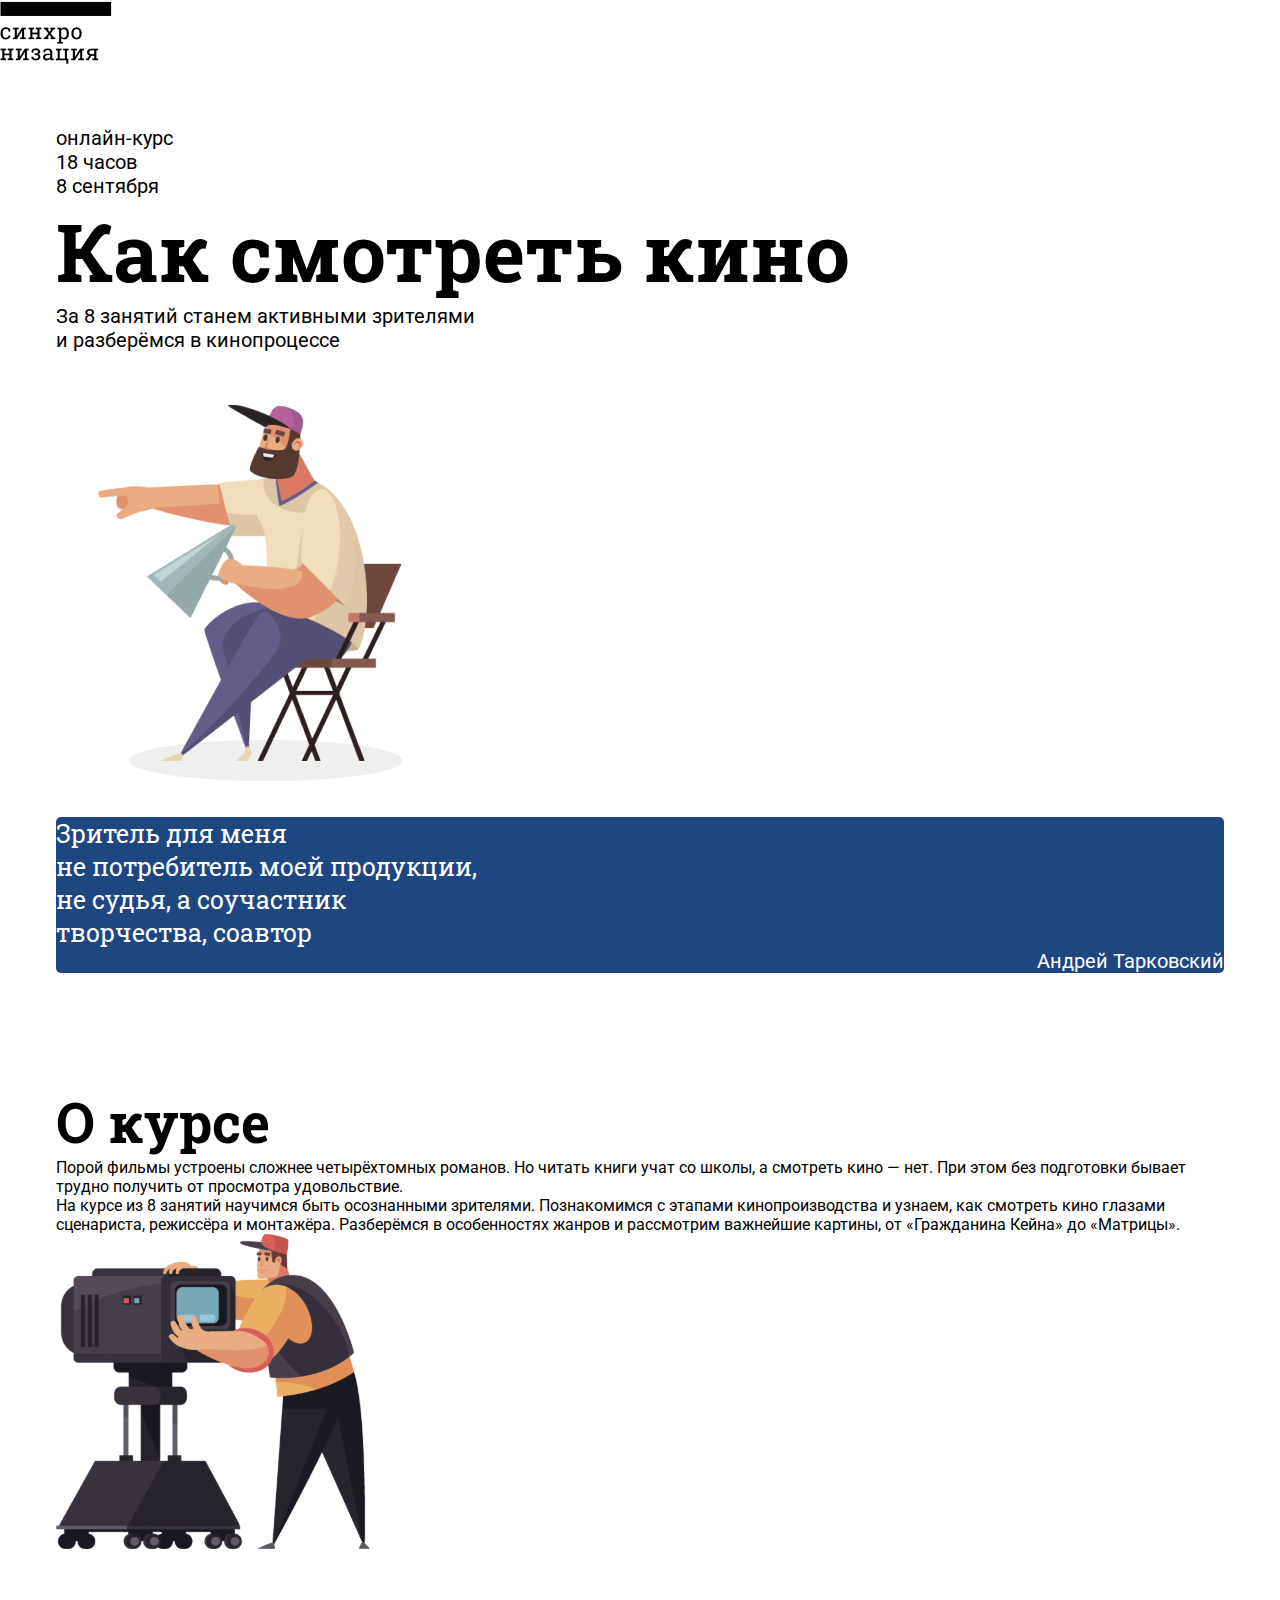
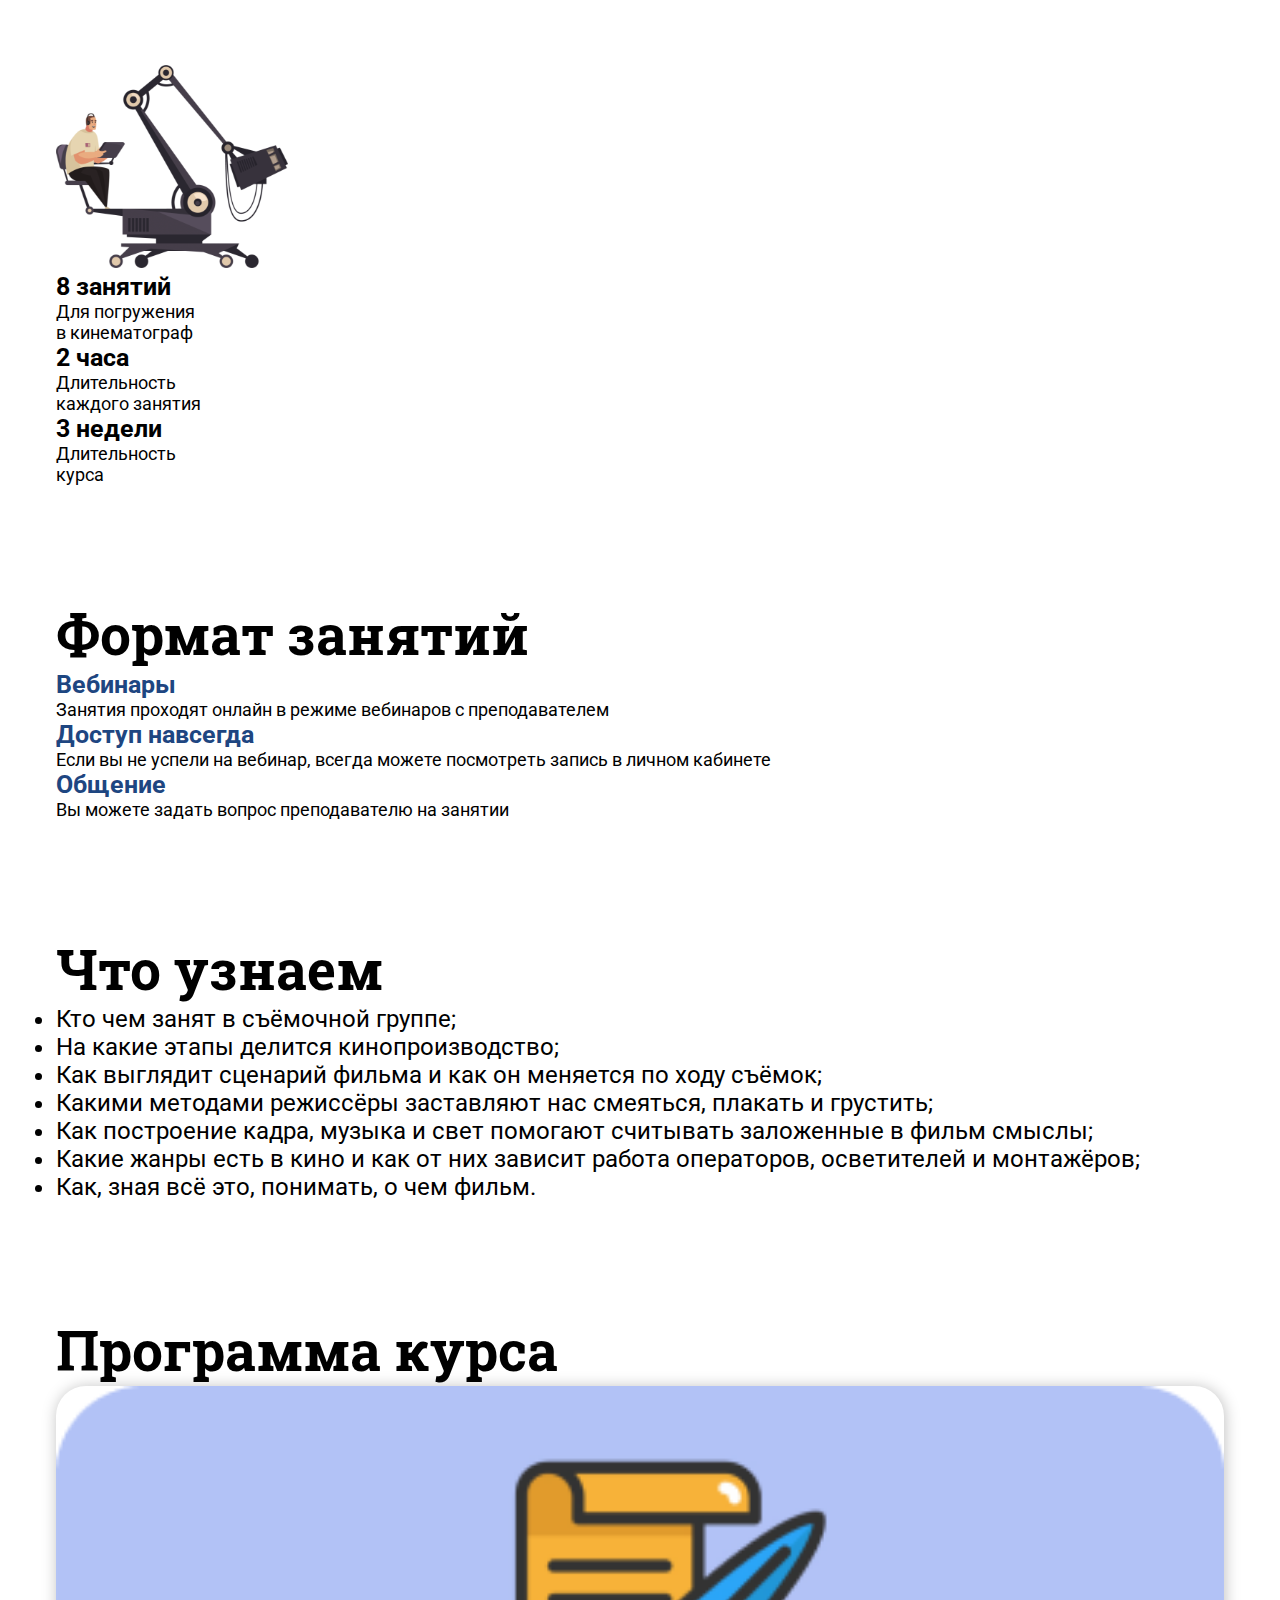
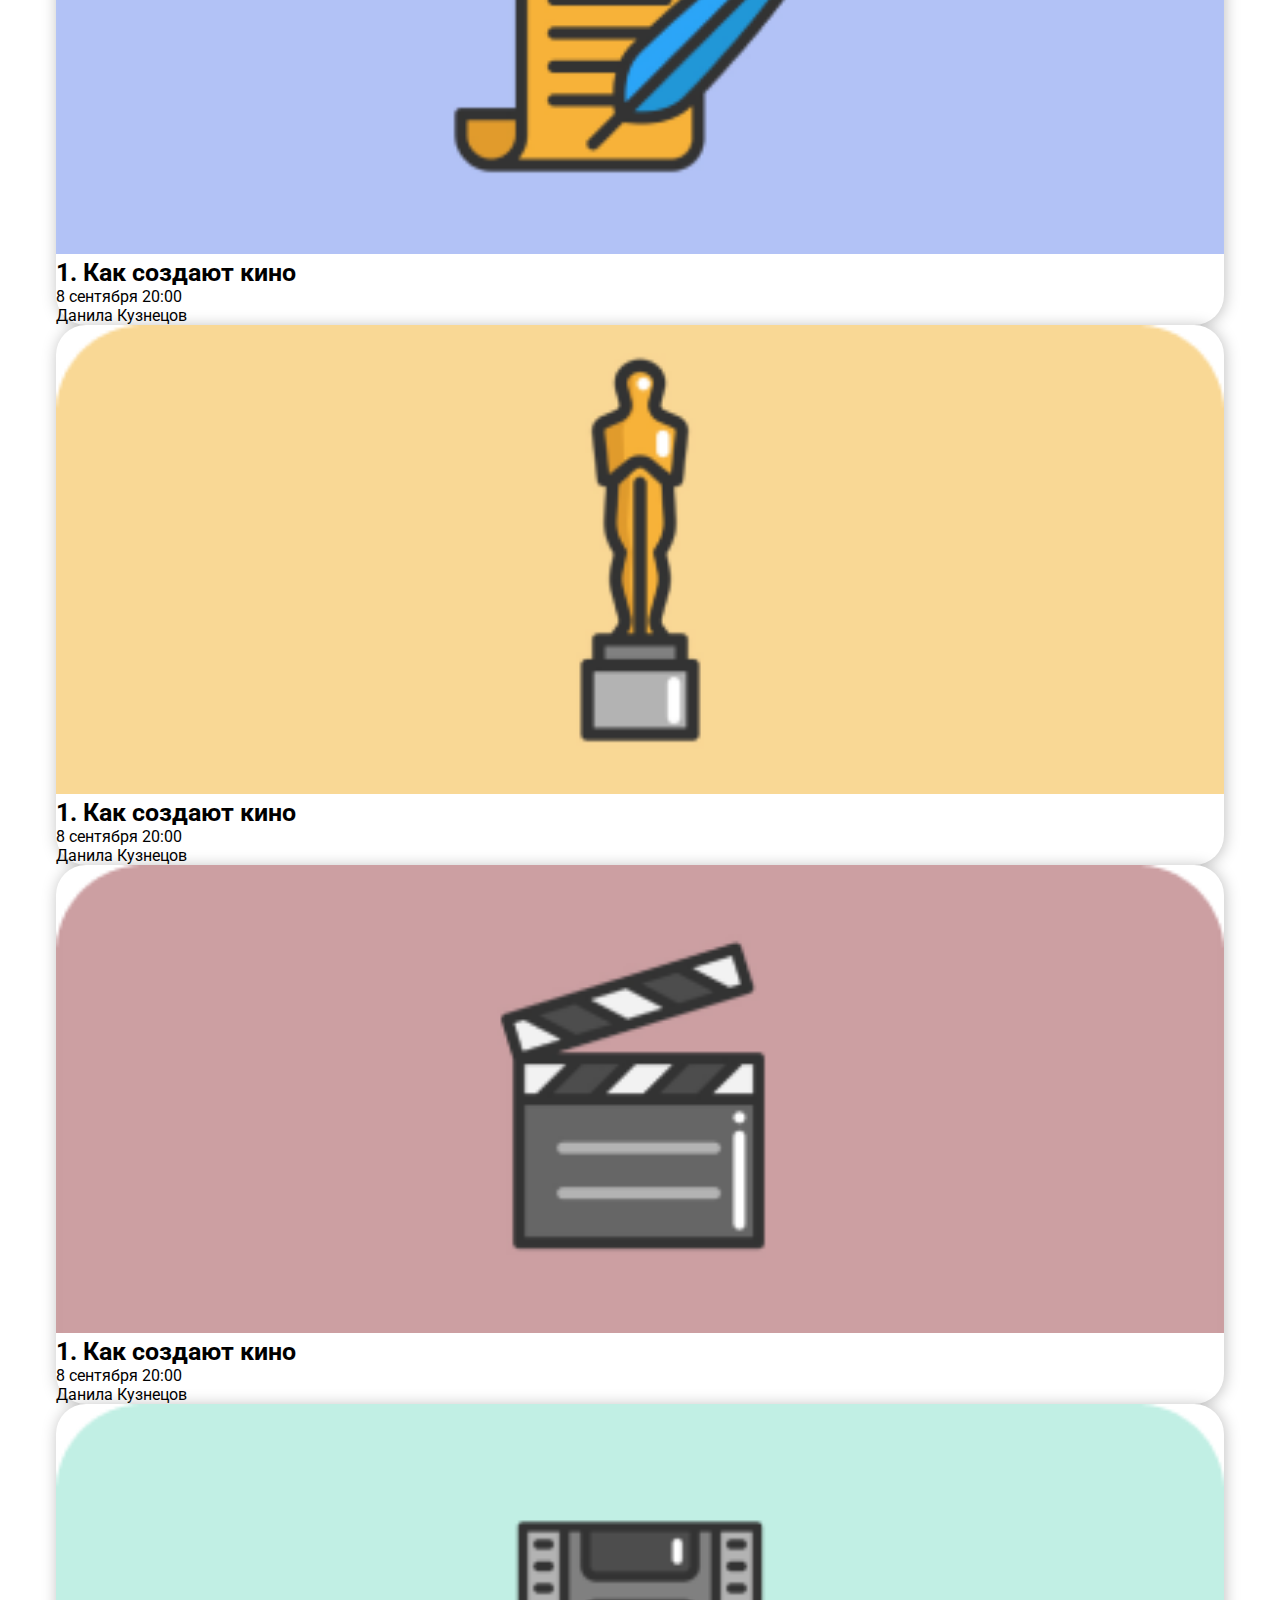
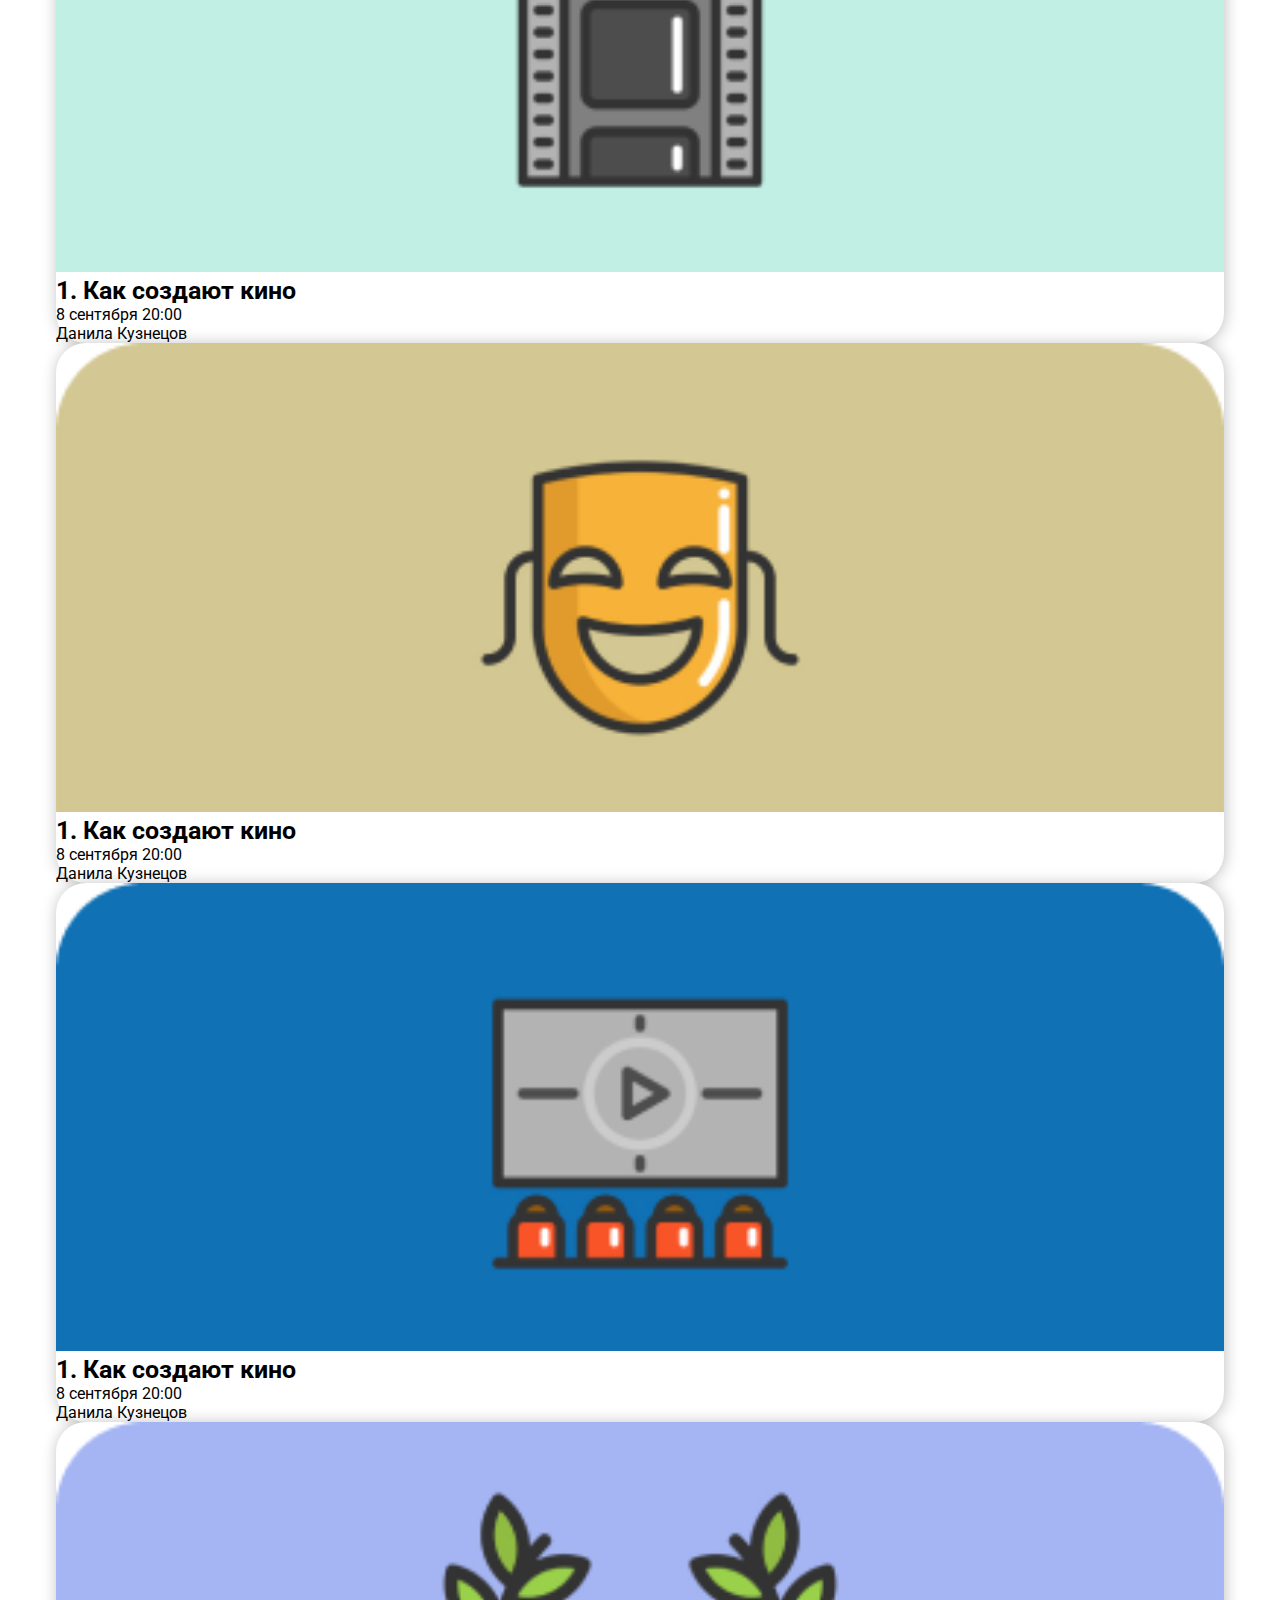
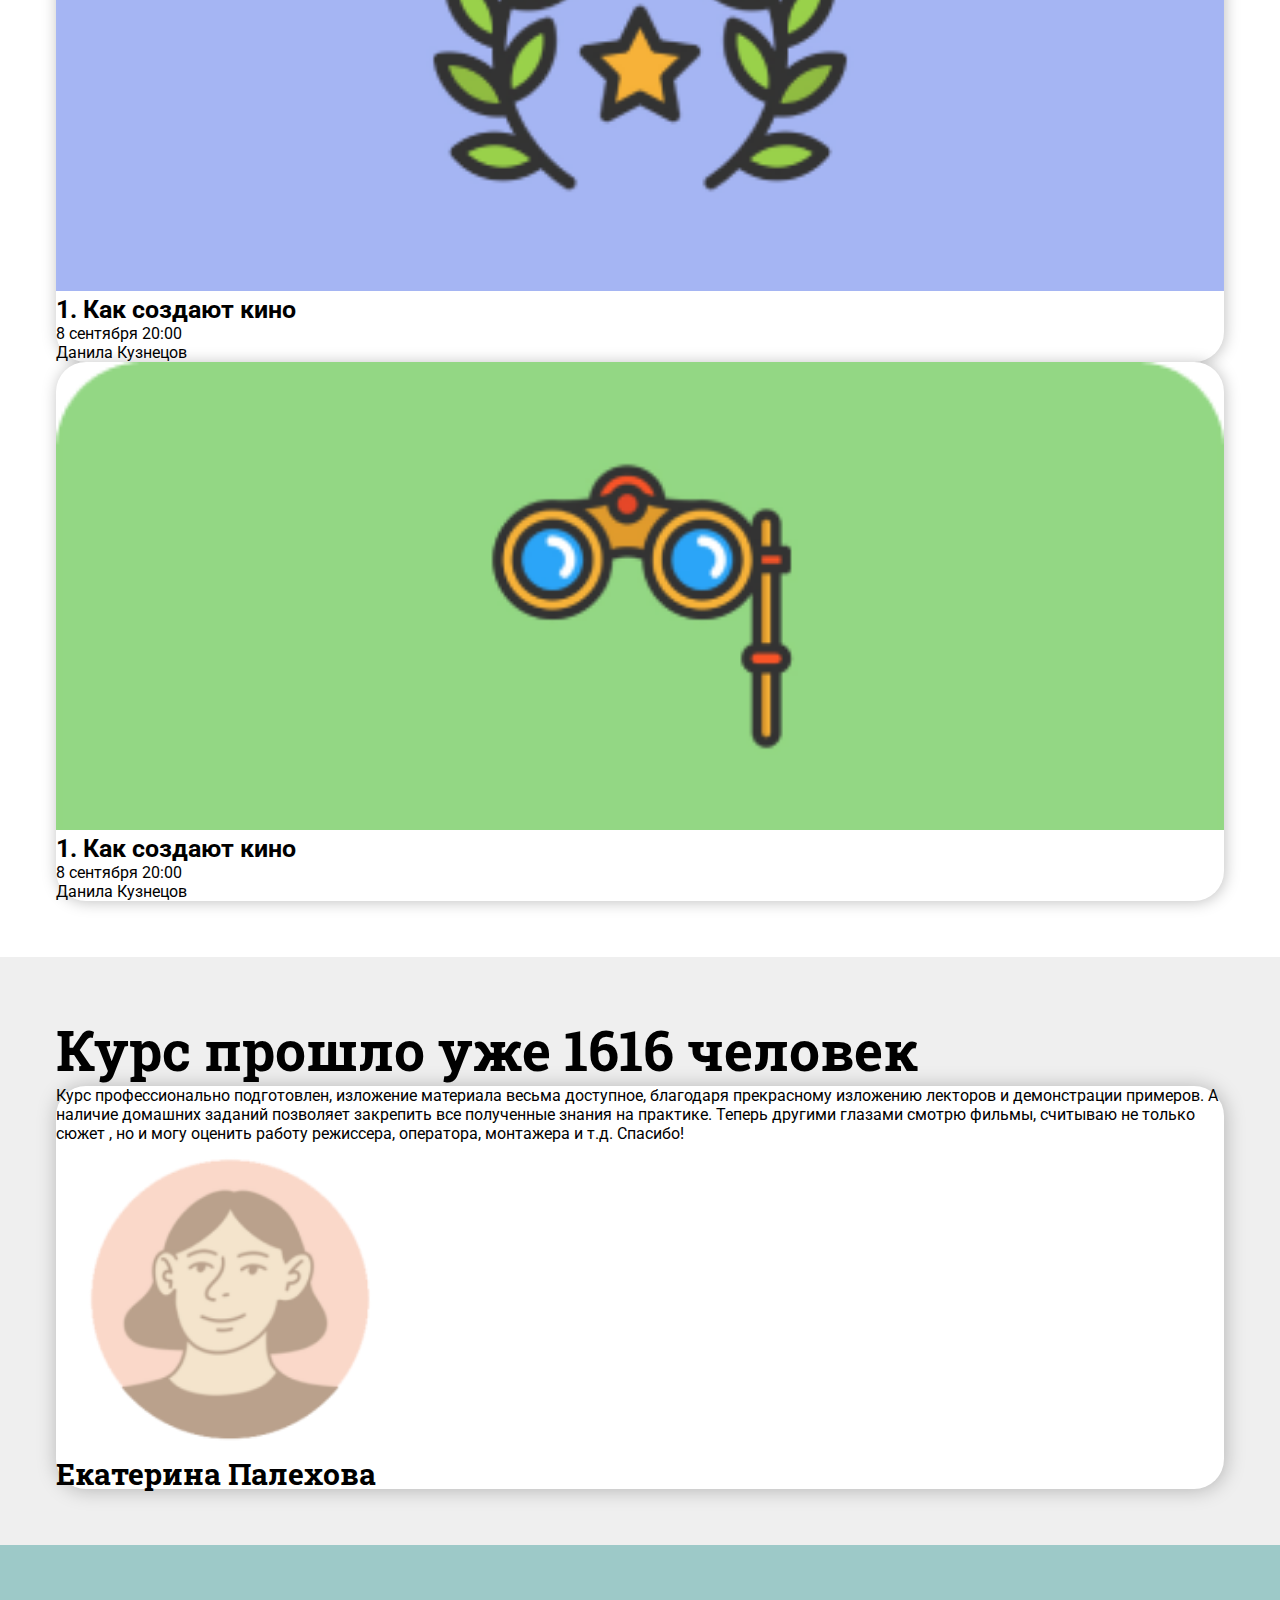
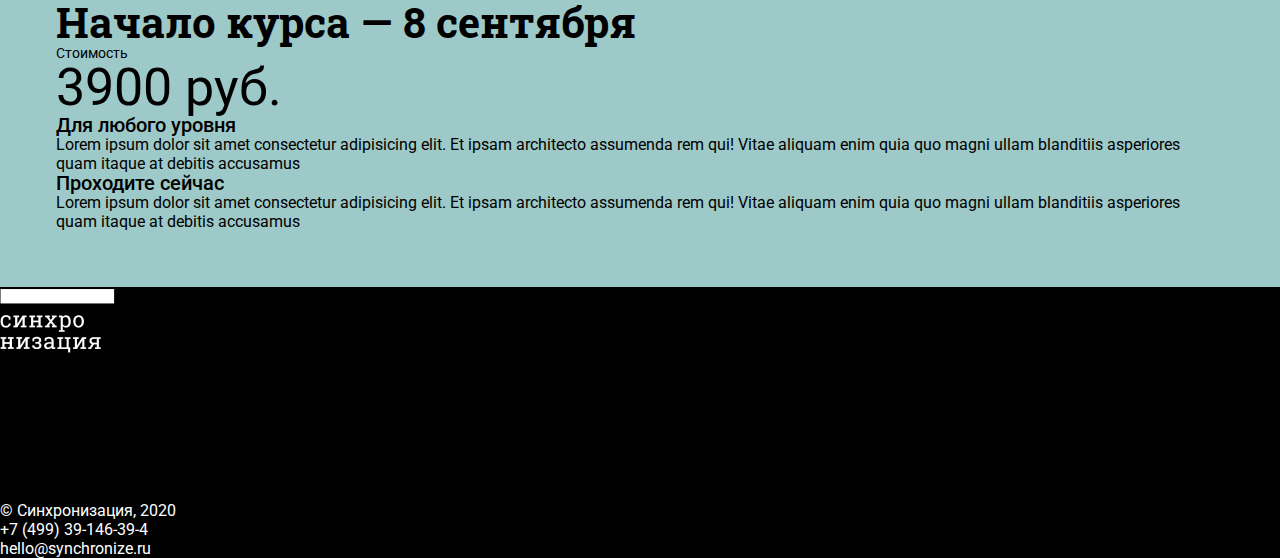
<file: index.html>
<!DOCTYPE html>
<html lang="en">
  <head>
    <meta charset="UTF-8" />
    <meta name="description" content="Landing Page" />
    <meta name="keywords" content="HTML, CSS, JS, BootStrap" />
    <meta
      name="authors"
      content="
    The Legend ( Ravi Hamidov )
    Rahima Mahmudzade
    Sadiq Ibrahimli
    Zakir Ehmedov
    Nermin Qasimli
    " />
    <meta name="viewport" content="width=device-width, initial-scale=1.0" />

    <!-- Main CSS -->
    <link rel="stylesheet" href="./src/styles/main.css" />

    <!-- WebSite's Favicon -->
    <link rel="icon" href="./src/img/" />

    <!-- WebSite's Icons | Font Awesome 6.0.0 -->
    <link
      rel="stylesheet"
      href="https://cdnjs.cloudflare.com/ajax/libs/font-awesome/6.4.2/css/all.min.css"
      integrity="sha512-z3gLpd7yknf1YoNbCzqRKc4qyor8gaKU1qmn+CShxbuBusANI9QpRohGBreCFkKxLhei6S9CQXFEbbKuqLg0DA=="
      crossorigin="anonymous"
      referrerpolicy="no-referrer" />

    <!-- BootStrap | Version 5.3.2 -->
    <link
      href="https://cdn.jsdelivr.net/npm/bootstrap@5.3.2/dist/css/bootstrap.min.css"
      rel="stylesheet"
      integrity="sha384-T3c6CoIi6uLrA9TneNEoa7RxnatzjcDSCmG1MXxSR1GAsXEV/Dwwykc2MPK8M2HN"
      crossorigin="anonymous" />

    <!-- Google Font | Roboto -->
    <link rel="preconnect" href="https://fonts.googleapis.com" />
    <link rel="preconnect" href="https://fonts.gstatic.com" crossorigin />
    <link
      href="https://fonts.googleapis.com/css2?family=Roboto+Slab:wght@100;200;300;400;500;600;700;800;900&family=Roboto:ital,wght@0,100;0,300;0,400;0,500;0,700;0,900;1,100;1,300;1,400;1,500;1,700;1,900&display=swap"
      rel="stylesheet" />

    <!-- WebSite's Title -->
    <title>Course</title>
  </head>
  <body>
    <!-- Author: Zakir Ehmedov -->
    <!-- Intro Start -->
    <nav class="container mt-2 mb-5">
      <img src="./src/img/introLogo.png" alt="logo" />
    </nav>

    <section class="intro">
      <div class="container">
        <div class="row">
          <div class="col-lg-6 col-md-6 col-sm-12">
            <div class="intro_primary">
              <div class="intro_primary-features">
                <div class="d-flex">
                  <p class="me-3">
                    <i class="fa-solid me-1 fa-globe"></i> онлайн-курс
                  </p>
                  <p class="me-3">
                    <i class="fa-solid me-1 fa-clock"></i> 18 часов
                  </p>
                  <p class="me-3">
                    <i class="fa-solid me-1 fa-calendar-days"></i> 8 сентября
                  </p>
                </div>
              </div>
              <div class="intro_primary-content">
                <h1>Как смотреть кино</h1>
                <p>
                  За 8 занятий станем активными зрителями<br />
                  и разберёмся в кинопроцессе
                </p>
              </div>
            </div>
          </div>
          <div class="col-lg-6 col-md-6 col-sm-12">
            <div class="intro_img d-flex justify-content-end">
              <img src="./src/img/introFrame.png" alt="noroot" />
            </div>
          </div>
          <div class="writer d-flex justify-content-center">
            <div class="writer-box mt-4">
              <div class="writer-sentence p-3">
                <p>
                  Зритель для меня <br />
                  не потребитель моей продукции,<br />
                  не судья, а соучастник <br />
                  творчества, соавтор
                </p>
              </div>
              <div class="writer-name px-3">
                <p>Андрей Тарковский</p>
              </div>
            </div>
          </div>
        </div>
      </div>
    </section>
    <!-- Intro End -->

    <!-- Author: Rahima Mahmudzade -->
    <!-- About Start -->
    <section class="course_about">
      <div class="container">
        <h2 class="heading">О курсе</h2>
        <div class="row justify-content-between">
          <div class="col-lg-5 col-md-6 col-sm-12 my-auto">
            <div class="course_about-text">
              <p>
                Порой фильмы устроены сложнее четырёхтомных романов. Но читать
                книги учат со школы, а смотреть кино — нет. При этом без
                подготовки бывает трудно получить от просмотра удовольствие.
              </p>
              <p>
                На курсе из 8 занятий научимся быть осознанными зрителями.
                Познакомимся с этапами кинопроизводства и узнаем, как смотреть
                кино глазами сценариста, режиссёра и монтажёра. Разберёмся в
                особенностях жанров и рассмотрим важнейшие картины, от
                «Гражданина Кейна» до «Матрицы».
              </p>
            </div>
          </div>
          <div class="col-lg-5 col-md-6 col-sm-12">
            <div class="course_about-img">
              <img class="w-full" src="./src/img/aboutHero.svg" alt="" />
            </div>
          </div>
        </div>
      </div>
    </section>
    <!-- About End -->

    <!-- Characteristic Start -->
    <section class="course_date">
      <div class="container">
        <div class="row">
          <div class="col-lg-3 d-none d-lg-block">
            <div class="course_date-img">
              <img src="./src/img/dateHero.svg" alt="" />
            </div>
          </div>
          <div class="col-lg-3 m-auto">
            <div class="course_date-text">
              <h3>8 занятий</h3>
              <pre class="date_text">
Для погружения 
в кинематограф</pre
              >
            </div>
          </div>
          <div class="col-lg-3 m-auto">
            <div class="course_date-text">
              <h3>2 часа</h3>
              <pre class="date_text">
Длительность 
каждого занятия</pre
              >
            </div>
          </div>
          <div class="col-lg-3 m-auto">
            <div class="course_date-text">
              <h3>3 недели</h3>
              <pre class="date_text">
Длительность 
курса</pre
              >
            </div>
          </div>
        </div>
      </div>
    </section>
    <!-- Characteristic End -->

    <!-- Author: Sadiq Ibrahimli -->
    <!-- Features Start -->
    <section class="features">
      <div class="container">
        <h2 class="features_title my-5 mx-0">Формат занятий</h2>
        <div class="row">
          <div class="features_box col-lg-4 col-md-6 col-sm-12">
            <h1 class="box_title">Вебинары</h1>
            <p class="box_paragraf">
              Занятия проходят онлайн в режиме вебинаров с преподавателем
            </p>
          </div>

          <div class="features_box col-lg-4 col-md-6 col-sm-12">
            <h1 class="box_title">Доступ навсегда</h1>
            <p class="box_paragraf">
              Если вы не успели на вебинар, всегда можете посмотреть запись в
              личном кабинете
            </p>
          </div>

          <div class="features_box col-lg-4 col-md-6 col-sm-12">
            <h1 class="box_title">Общение</h1>
            <p class="box_paragraf">
              Вы можете задать вопрос преподавателю на занятии
            </p>
          </div>
        </div>
      </div>
    </section>
    <!-- Features End -->

    <!-- Description Start -->
    <section class="list">
      <div class="container">
        <h2 class="list_title my-5 mx-0">Что узнаем</h2>

        <ul class="list_ul">
          <li>Кто чем занят в съёмочной группе;</li>
          <li>На какие этапы делится кинопроизводство;</li>
          <li>
            Как выглядит сценарий фильма и как он меняется по ходу съёмок;
          </li>
          <li>
            Какими методами режиссёры заставляют нас смеяться, плакать и
            грустить;
          </li>
          <li>
            Как построение кадра, музыка и свет помогают считывать заложенные в
            фильм смыслы;
          </li>
          <li>
            Какие жанры есть в кино и как от них зависит работа операторов,
            осветителей и монтажёров;
          </li>
          <li>Как, зная всё это, понимать, о чем фильм.</li>
        </ul>
      </div>
    </section>
    <!-- Description End -->

    <!-- Author: Ravi Hamidov -->
    <!-- Programs Start -->
    <section class="programs">
      <div class="container">
        <h2 class="programs_title my-5 mx-0">Программа курса</h2>
        <div class="row">
          <div class="col-lg-4 col-md-6 col-sm-12 my-2">
            <div class="programs_card">
              <img src="./src/img/programs01.png" alt="" />
              <div class="programs_card-content px-3 py-2">
                <h3>1. Как создают кино</h3>

                <p>
                  8 сентября 20:00<br />
                  Данила Кузнецов
                </p>
              </div>
            </div>
          </div>
          <div class="col-lg-4 col-md-6 col-sm-12 my-2">
            <div class="programs_card">
              <img src="./src/img/programs02.png" alt="" />
              <div class="programs_card-content px-3 py-2">
                <h3>1. Как создают кино</h3>

                <p>
                  8 сентября 20:00<br />
                  Данила Кузнецов
                </p>
              </div>
            </div>
          </div>
          <div class="col-lg-4 col-md-6 col-sm-12 my-2">
            <div class="programs_card">
              <img src="./src/img/programs03.png" alt="" />
              <div class="programs_card-content px-3 py-2">
                <h3>1. Как создают кино</h3>

                <p>
                  8 сентября 20:00<br />
                  Данила Кузнецов
                </p>
              </div>
            </div>
          </div>
          <div class="col-lg-4 col-md-6 col-sm-12 my-2">
            <div class="programs_card">
              <img src="./src/img/programs04.png" alt="" />
              <div class="programs_card-content px-3 py-2">
                <h3>1. Как создают кино</h3>

                <p>
                  8 сентября 20:00<br />
                  Данила Кузнецов
                </p>
              </div>
            </div>
          </div>
          <div class="col-lg-4 col-md-6 col-sm-12 my-2">
            <div class="programs_card">
              <img src="./src/img/programs05.png" alt="" />
              <div class="programs_card-content px-3 py-2">
                <h3>1. Как создают кино</h3>

                <p>
                  8 сентября 20:00<br />
                  Данила Кузнецов
                </p>
              </div>
            </div>
          </div>
          <div class="col-lg-4 col-md-6 col-sm-12 my-2">
            <div class="programs_card">
              <img src="./src/img/programs06.png" alt="" />
              <div class="programs_card-content px-3 py-2">
                <h3>1. Как создают кино</h3>

                <p>
                  8 сентября 20:00<br />
                  Данила Кузнецов
                </p>
              </div>
            </div>
          </div>
          <div class="col-lg-4 col-md-6 col-sm-12 my-2">
            <div class="programs_card">
              <img src="./src/img/programs07.png" alt="" />
              <div class="programs_card-content px-3 py-2">
                <h3>1. Как создают кино</h3>

                <p>
                  8 сентября 20:00<br />
                  Данила Кузнецов
                </p>
              </div>
            </div>
          </div>
          <div class="col-lg-4 col-md-6 col-sm-12 my-2">
            <div class="programs_card">
              <img src="./src/img/programs08.png" alt="" />
              <div class="programs_card-content px-3 py-2">
                <h3>1. Как создают кино</h3>

                <p>
                  8 сентября 20:00<br />
                  Данила Кузнецов
                </p>
              </div>
            </div>
          </div>
        </div>
      </div>
    </section>
    <!-- Programs End -->

    <!-- Testimonials Start -->
    <section class="testimonials py-5">
      <div class="container">
        <h2 class="testimonials_title">Курс прошло уже 1616 человек</h2>
        <div class="testimonials_card col-lg-6 col-md-12 col-sm-12 p-5 my-5">
          <p>
            Курс профессионально подготовлен, изложение материала весьма
            доступное, благодаря прекрасному изложению лекторов и демонстрации
            примеров. А наличие домашних заданий позволяет закрепить все
            полученные знания на практике. Теперь другими глазами смотрю фильмы,
            считываю не только сюжет , но и могу оценить работу режиссера,
            оператора, монтажера и т.д. Спасибо!
          </p>
          <div class="testimonials_card-profile d-flex">
            <img src="./src/img/testimonialPhoto.png" alt="testimonialPhoto" />
            <div
              class="testimonials_card-profile--content d-flex flex-column justify-content-center">
              <p>Екатерина Палехова</p>
              <div class="d-flex">
                <i class="fa-brands fa-square-facebook me-2"></i>
                <i class="fa-brands fa-vk me-2"></i>
              </div>
            </div>
          </div>
        </div>
      </div>
    </section>
    <!-- Testimonials End -->

    <!-- Author: Nermin Qasimli -->
    <!-- Price Start -->
    <section class="price py-5">
      <div class="container py-5">
        <h2>Начало курса — 8 сентября</h2>
        <div class="price_text my-5">
          <span>Стоимость</span>
          <h3>3900 руб.</h3>
        </div>
        <div class="price_content my-5">
          <div class="row">
            <div class="price_content-primary col-lg-4 col-md-6 col-sm-12">
              <h4>Для любого уровня</h4>
              <p>
                Lorem ipsum dolor sit amet consectetur adipisicing elit. Et
                ipsam architecto assumenda rem qui! Vitae aliquam enim quia quo
                magni ullam blanditiis asperiores quam itaque at debitis
                accusamus
              </p>
            </div>
            <div class="price_content-secondary col-lg- col-md-6 col-sm-12">
              <h4>Проходите сейчас</h4>
              <p>
                Lorem ipsum dolor sit amet consectetur adipisicing elit. Et
                ipsam architecto assumenda rem qui! Vitae aliquam enim quia quo
                magni ullam blanditiis asperiores quam itaque at debitis
                accusamus
              </p>
            </div>
          </div>
        </div>
      </div>
    </section>
    <!-- Price End -->

    <!-- Contact Start -->
    <div class="contact pt-5 pb-3 position-relative">
      <div class="container">
        <div class="row">
          <div class="col-lg-6">
            <div class="contact-primary">
              <div class="contact_primary-top">
                <img src="./src/img/contactLogo.png" alt="" />
                <div class="contact_social d-flex">
                  <i class="fa-brands fa-instagram"></i>
                  <i class="fa-brands fa-square-facebook"></i>
                  <i class="fa-brands fa-vk"></i>
                  <i class="fa-brands fa-viber"></i>
                </div>
              </div>
              <div class="contact_primary-bottom">
                <p>© Синхронизация, 2020</p>
              </div>
            </div>
          </div>
          <div class="col-lg-6">
            <div class="contact-secondary d-flex flex-column align-items-end">
              <p><i class="fa-solid fa-phone me-2"></i> +7 (499) 39-146-39-4</p>
              <p>
                <i class="fa-solid fa-envelopes-bulk me-2"></i>
                hello@synchronize.ru
              </p>
            </div>
          </div>
        </div>
      </div>
    </div>
    <!-- Contact End -->

    <script
      src="https://cdn.jsdelivr.net/npm/bootstrap@5.3.2/dist/js/bootstrap.bundle.min.js"
      integrity="sha384-C6RzsynM9kWDrMNeT87bh95OGNyZPhcTNXj1NW7RuBCsyN/o0jlpcV8Qyq46cDfL"
      crossorigin="anonymous"></script>
  </body>
</html>
</file>
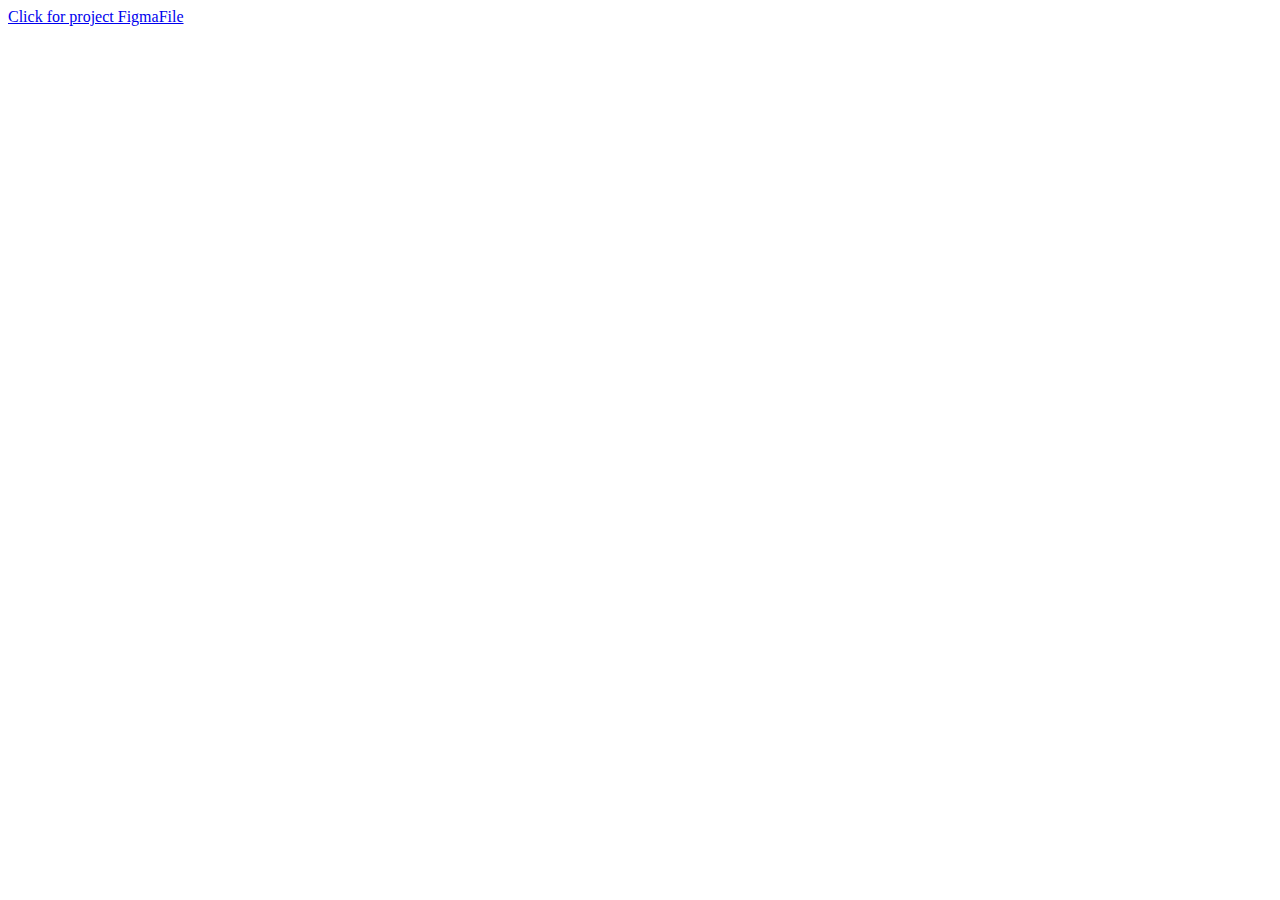
<file: design/figma.html>
<!DOCTYPE html>
<html lang="en">
  <head>
    <meta charset="UTF-8" />
    <meta name="viewport" content="width=device-width, initial-scale=1.0" />
    <title>FigmaFile</title>
  </head>
  <body>
    <a
      href="https://www.figma.com/file/b3LwsZeXQ34ofAbPyHbBWH/FigmaAlgorithmics?type=design&node-id=0%3A1&mode=dev">
      Click for project FigmaFile
    </a>
  </body>
</html>
</file>
<file: src/styles/main.css>
/* 
Google Font | Roboto
Usage: 
font-family: 'Roboto', sans-serif;
font-family: 'Roboto Slab', serif; 
*/

* {
  margin: 0;
  padding: 0;
  box-sizing: border-box;
}
body {
  font-family: "Roboto", sans-serif;
}

section {
  padding: 3.5rem;
}

/* Author: Zakir Ehmedov */
.intro_primary-features p {
  color: #000;
  font-family: Roboto;
  font-size: 20px;
  font-style: normal;
  font-weight: 400;
}

.intro_primary-content h1 {
  color: #000;
  font-family: Roboto Slab;
  font-size: 80px;
  font-style: normal;
  font-weight: 700;
}

.intro_primary-content p {
  color: #000;
  font-family: Roboto;
  font-size: 20px;
  font-style: normal;
  font-weight: 400;
}

.writer-box {
  border-radius: 5px;
  background: #1e4681;
}

.writer-box .writer-sentence {
  color: #fff;
  font-family: Roboto Slab;
  font-size: 25px;
  font-style: normal;
  font-weight: 400;
}

.writer-box .writer-name {
  color: #fff;
  text-align: right;
  font-family: Roboto;
  font-size: 20px;
  font-style: normal;
  font-weight: 400;
}

/* Author: Rahima Mahmudzade */
h2.heading {
  color: #000;
  font-family: "Roboto Slab", serif;
  font-size: 55px;
  font-style: normal;
  font-weight: 700;
}

.course_about_text {
  color: #000;
  font-family: "Roboto", sans-serif;
  font-size: 24px;
  font-style: normal;
  font-weight: 400;
}

h3 {
  color: #000;
  font-family: "Roboto", sans-serif;
  font-size: 25px;
  font-style: normal;
  font-weight: 700;
}

.date_text {
  color: #000;
  font-family: "Roboto", sans-serif;
  font-size: 18px;
  font-style: normal;
  font-weight: 400;
}

/* Author: Sadiq Ibrahimli */
.features_title {
  color: #000;
  font-family: "Roboto Slab";
  font-size: 55px;
  font-style: normal;
  font-weight: 700;
}

.features_box .box_title {
  color: #1e4681;
  font-family: "Roboto";
  font-size: 25px;
  font-style: normal;
  font-weight: 700;
}

.features_box .box_paragraf {
  color: #000;
  font-family: "Roboto";
  font-size: 18px;
  font-style: normal;
  font-weight: 400;
}

.list_title {
  color: #000;
  font-family: "Roboto Slab";
  font-size: 55px;
  font-style: normal;
  font-weight: 700;
}

.list_ul {
  color: #000;
  font-family: "Roboto";
  font-size: 24px;
  font-style: normal;
  font-weight: 400;
}

/* Author: Ravi Hamidov */
.programs_card {
  border-radius: 30px;
  background: #fff;
  box-shadow: 1px 1px 15px 0px rgba(0, 0, 0, 0.25);
}

.programs_title {
  color: #000;
  font-family: "Roboto Slab";
  font-size: 55px;
  font-style: normal;
  font-weight: 700;
}

.programs_card img {
  width: 100%;
}

.testimonials {
  background: #efefef;
}

.testimonials_title {
  color: #000;
  font-family: "Roboto Slab";
  font-size: 55px;
  font-style: normal;
  font-weight: 700;
}

.testimonials_card {
  border-radius: 30px;
  background: #fff;
  box-shadow: 1px 1px 20px 0px rgba(0, 0, 0, 0.25);
}

.testimonials_card-profile img {
  width: 30%;
}

.testimonials_card-profile--content p {
  color: #000;
  font-family: Roboto Slab;
  font-size: 30px;
  font-style: normal;
  font-weight: 700;
  line-height: 101.385%; /* 30.415px */
}

.testimonials_card-profile--content i {
  font-size: 31px;
}

.fa-square-facebook {
  color: #4267b2;
}

.fa-vk {
  color: #4c75a3;
}

/* Author: Nermin Qasimli */
/* Price  */
.price {
  background: #9dc9c8;
}

.price h2 {
  color: #000;
  font-family: Roboto Slab;
  font-size: 42px;
  font-style: normal;
  font-weight: 700;
  line-height: 101.385%; /* 32.443px */
}

.price_text h3 {
  color: #000;
  font-family: Roboto;
  font-size: 52px;
  font-style: normal;
  font-weight: 400;
  line-height: 101.385%; /* 46.637px */
}

.price_text span {
  color: #000;
  font-family: Roboto;
  font-size: 14px;
  font-style: normal;
  font-weight: 400;
  line-height: 101.385%; /* 14.194px */
}

.price_content-primary h4 {
  color: #000;
  font-family: Roboto;
  font-size: 20px;
  font-style: normal;
  font-weight: 500;
  line-height: 101.385%; /* 14.194px */
}

.price_content-secondary h4 {
  color: #000;
  font-family: Roboto;
  font-size: 20px;
  font-style: normal;
  font-weight: 500;
  line-height: 101.385%; /* 14.194px */
}
/* Contact */
.contact {
  background-color: #000;
  color: #fff;
}

.contact_social i {
  color: #fff;
  font-size: 26px;
  margin: 1.5rem 1rem 0 0;
}

.contact_primary-bottom {
  margin-top: 7rem;
}
</file>
